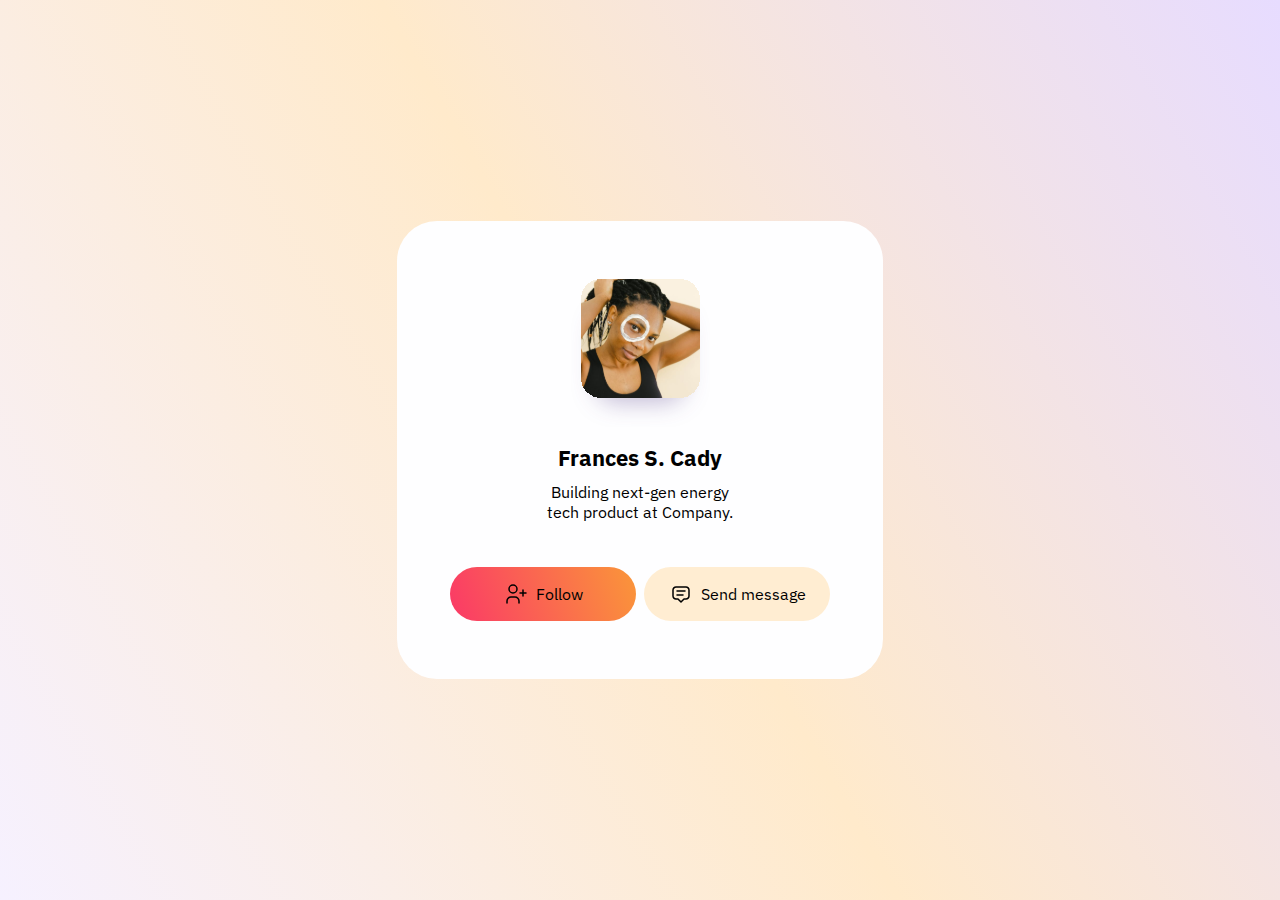
<file: Day1/index.html>
<!DOCTYPE html>
<html lang="en">
<head>
    <meta charset="UTF-8">
    <meta http-equiv="X-UA-Compatible" content="IE=edge">
    <meta name="viewport" content="width=device-width, initial-scale=1.0">
    <link rel="stylesheet" href="./style.css">
    <title>Learning JS</title>
</head>
<body>
    <div class="container">
        <img src="./assets/profile.svg" alt="">
        <div>
        <h1>Frances S. Cady</h1>
        <p>Building next-gen energy tech product at Company.</p>
        </div>
        <div class="container-btns">
            <div class="follow">
                <img src="./assets/follow.svg" alt="">
                <p>Follow</p>
            </div>
            <div class="message">
                <img src="./assets/msg.svg" alt="">
                <p>Send message</p>
            </div>
        </div>
    </div>
    
    
    <script src="./script.js"></script>
</body>
</html>
</file>
<file: Day1/style.css>
@import url('https://fonts.googleapis.com/css2?family=IBM+Plex+Sans:wght@200;300;400;600&display=swap');

:root {
    --bg: #fef6e4;
    --primary: #001858;
    --secondary: #8bd3dd;
    --object: #f582ae;
}

* {
    margin: 0;
    padding: 0;
    box-sizing: border-box;
}


body {
    background: linear-gradient(-120deg, #e7dcff, #ffeacb, #f6f1ff);
    font-family: 'IBM Plex Sans', sans-serif;
    display: flex;
    justify-content: center;
    align-items: center;
    height: 100vh;;
}

.container {
    display: flex;
    justify-content: center;
    align-items: center;
    flex-direction: column;
    background-color: #fefeff;
    gap: 1rem;
    width: 486px;
    height: 458px;
    border-radius: 40px;
    margin: 0 auto;
    text-align: center;
}

h1 {
    font-size: 22px;
}

.container > div > p {
    width: 214px;
    margin-top: 10px;
    padding: 0 10px;
}


.container-btns, .follow, .message {
    display: flex;
    justify-content: center;
    align-items: center;
    gap: 0.5rem;
}

.container-btns {
    margin-top: 1.8rem;
}

.follow, .message {
    width: 186px;
    height: 54px;
    border-radius: 35px;
}

.follow {
    background: linear-gradient(70deg, #FA3967, #FA9639);
}

.message {
    background: #FFEDD2;
}
</file>
